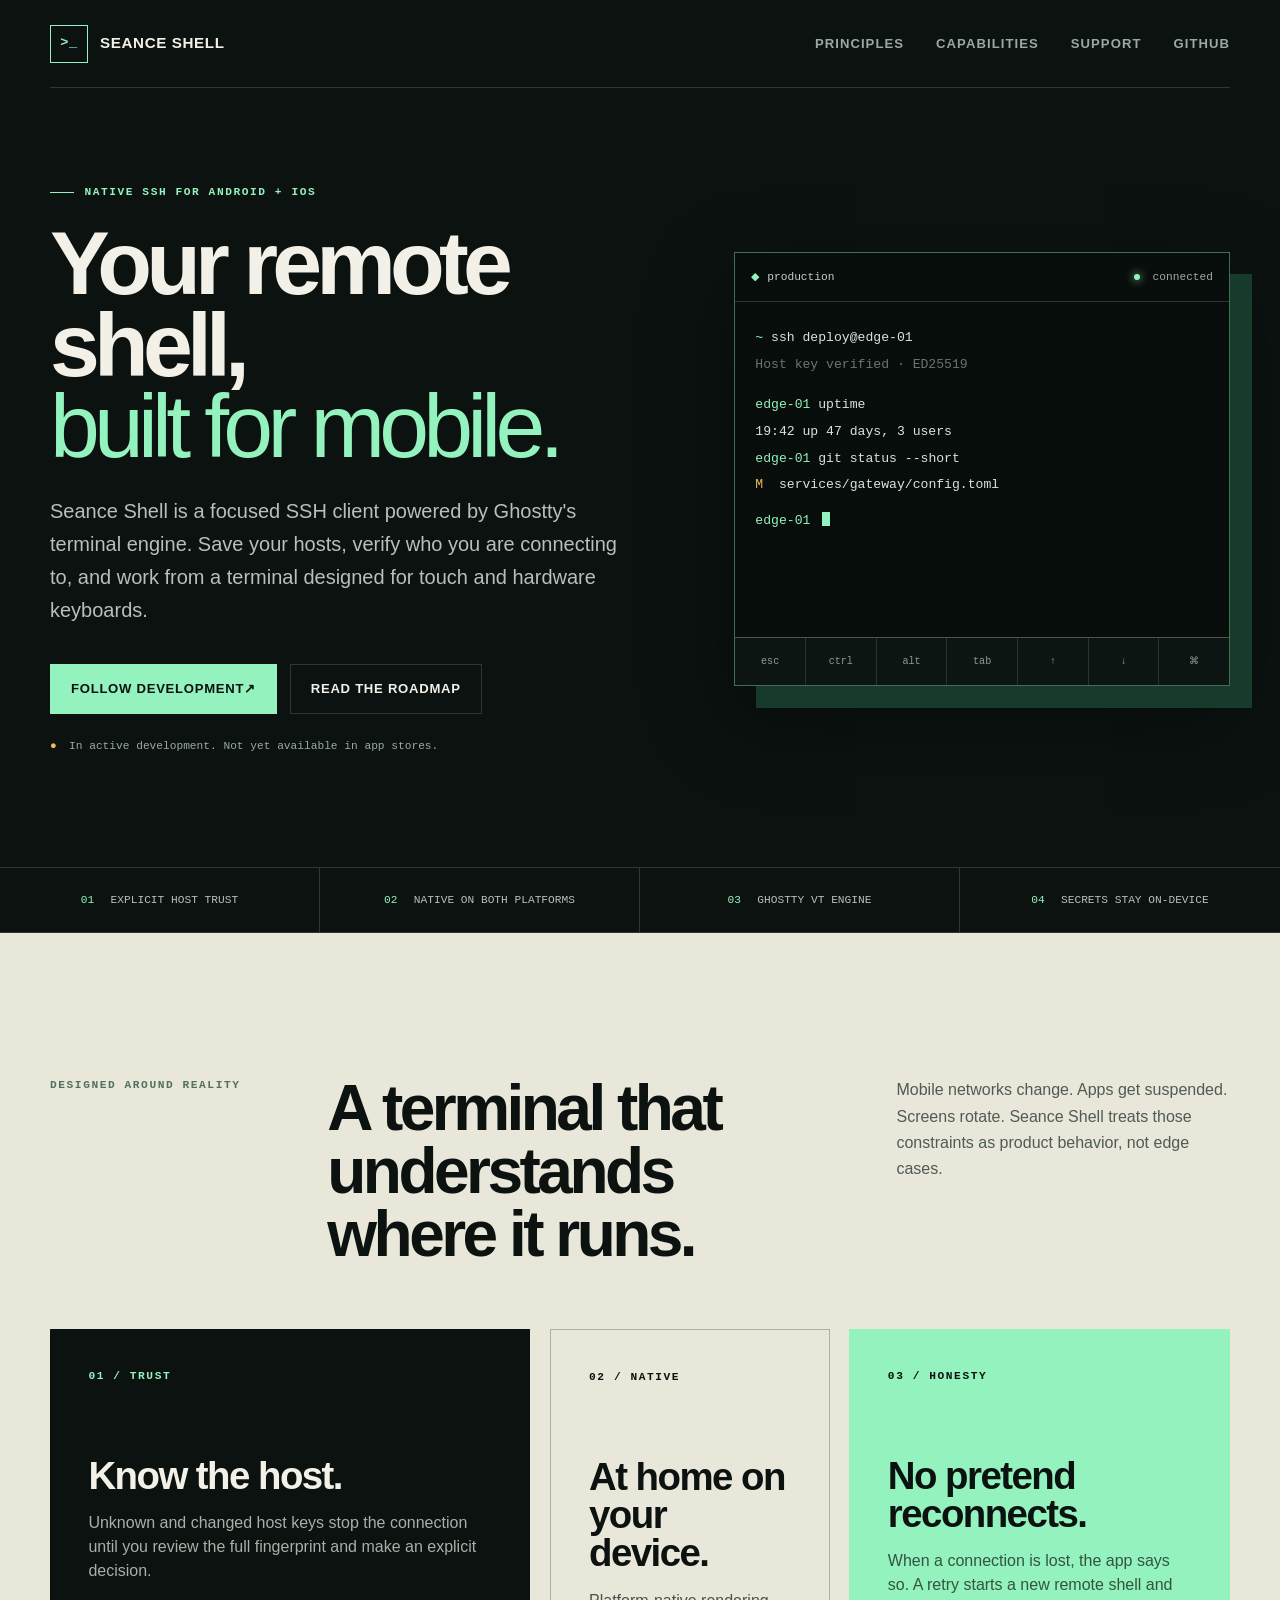
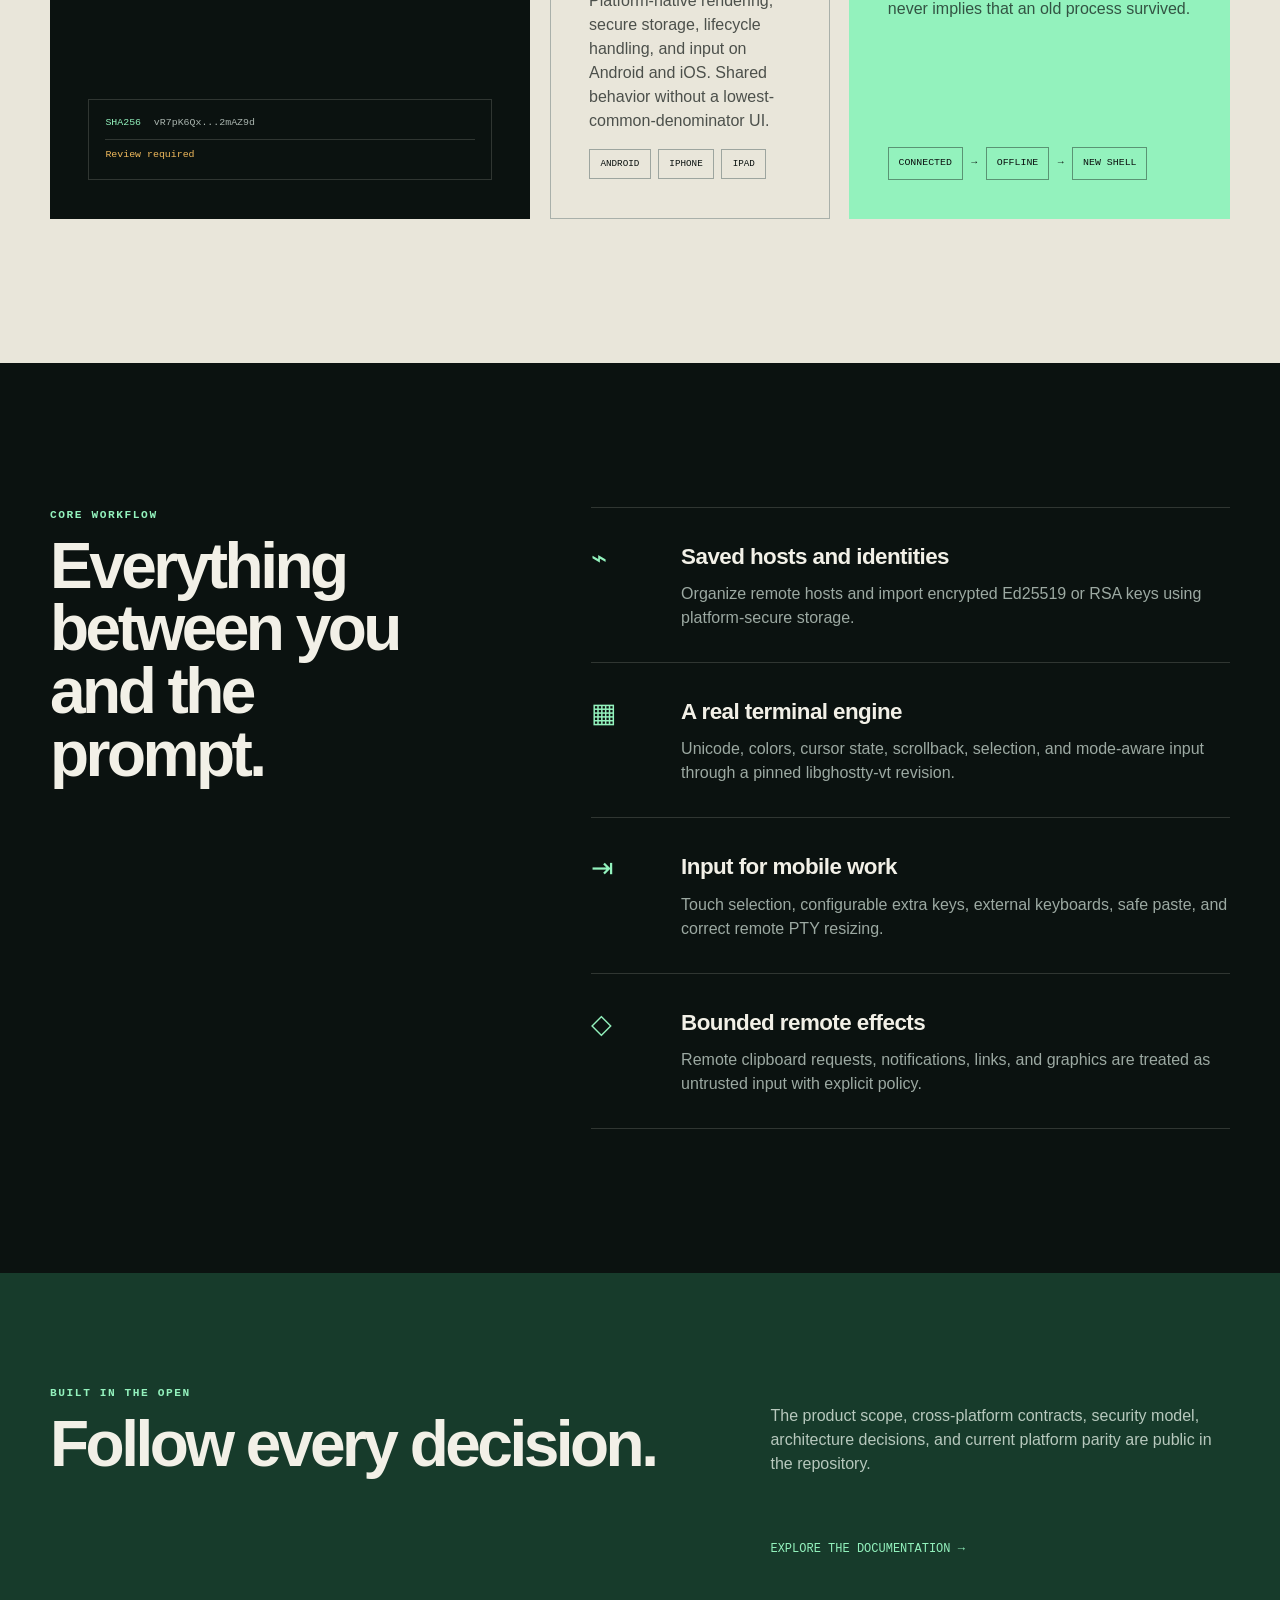
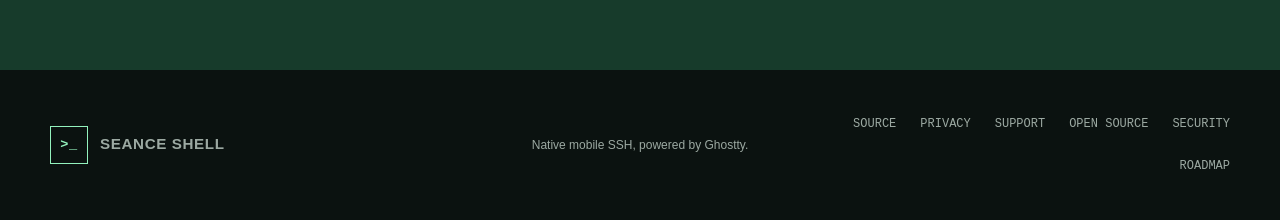
<file: site/index.html>
<!DOCTYPE html>
<html lang="en">
<head>
  <meta charset="utf-8">
  <meta name="viewport" content="width=device-width, initial-scale=1">
  <meta name="theme-color" content="#0b1210">
  <meta name="description" content="Seance Shell is a focused native SSH client for Android and iOS, powered by Ghostty's terminal engine.">
  <meta property="og:title" content="Seance Shell">
  <meta property="og:description" content="Your remote shell, built for the device in your hand.">
  <meta property="og:type" content="website">
  <meta property="og:url" content="https://founder.fail/">
  <link rel="canonical" href="https://founder.fail/">
  <link rel="icon" href="favicon.svg" type="image/svg+xml">
  <link rel="stylesheet" href="styles.css">
  <title>Seance Shell | Native mobile SSH</title>
</head>
<body>
  <a class="skip-link" href="#main">Skip to content</a>

  <header class="site-header">
    <a class="brand" href="/" aria-label="Seance Shell home">
      <span class="brand-mark" aria-hidden="true">&gt;_</span>
      <span>Seance Shell</span>
    </a>
    <nav aria-label="Primary navigation">
      <a href="#principles">Principles</a>
      <a href="#capabilities">Capabilities</a>
      <a href="support.html">Support</a>
      <a href="https://github.com/trevorrjohn/ghostty-mobile">GitHub</a>
    </nav>
  </header>

  <main id="main">
    <section class="hero">
      <div class="hero-copy">
        <div class="eyebrow"><span></span> Native SSH for Android + iOS</div>
        <h1>Your remote shell,<br><em>built for mobile.</em></h1>
        <p class="lede">Seance Shell is a focused SSH client powered by Ghostty's terminal engine. Save your hosts, verify who you are connecting to, and work from a terminal designed for touch and hardware keyboards.</p>
        <div class="hero-actions">
          <a class="button button-primary" href="https://github.com/trevorrjohn/ghostty-mobile">Follow development <span aria-hidden="true">↗</span></a>
          <a class="button button-secondary" href="https://github.com/trevorrjohn/ghostty-mobile/blob/main/docs/ROADMAP.md">Read the roadmap</a>
        </div>
        <p class="availability"><span>●</span> In active development. Not yet available in app stores.</p>
      </div>

      <div class="terminal-frame" role="img" aria-label="Stylized Seance Shell terminal preview">
        <div class="terminal-topbar">
          <span class="terminal-host">production</span>
          <span class="terminal-status"><i></i> connected</span>
        </div>
        <div class="terminal-body" aria-hidden="true">
          <p><span class="prompt">~</span> ssh deploy@edge-01</p>
          <p class="muted">Host key verified · ED25519</p>
          <p class="spacer"></p>
          <p><span class="prompt">edge-01</span> uptime</p>
          <p>19:42 up 47 days, 3 users</p>
          <p><span class="prompt">edge-01</span> git status --short</p>
          <p><span class="changed">M</span>&nbsp; services/gateway/config.toml</p>
          <p class="cursor-line"><span class="prompt">edge-01</span> <span class="cursor"></span></p>
        </div>
        <div class="key-row" aria-hidden="true">
          <span>esc</span><span>ctrl</span><span>alt</span><span>tab</span><span>↑</span><span>↓</span><span>⌘</span>
        </div>
      </div>
    </section>

    <section class="signal-strip" aria-label="Product highlights">
      <p><strong>01</strong> Explicit host trust</p>
      <p><strong>02</strong> Native on both platforms</p>
      <p><strong>03</strong> Ghostty VT engine</p>
      <p><strong>04</strong> Secrets stay on-device</p>
    </section>

    <section class="principles" id="principles">
      <div class="section-heading">
        <p class="kicker">Designed around reality</p>
        <h2>A terminal that understands where it runs.</h2>
        <p>Mobile networks change. Apps get suspended. Screens rotate. Seance Shell treats those constraints as product behavior, not edge cases.</p>
      </div>

      <div class="principle-grid">
        <article class="principle-card card-dark">
          <span class="card-number">01 / TRUST</span>
          <h3>Know the host.</h3>
          <p>Unknown and changed host keys stop the connection until you review the full fingerprint and make an explicit decision.</p>
          <div class="fingerprint" aria-hidden="true">
            <span>SHA256</span>
            <code>vR7pK6Qx...2mAZ9d</code>
            <b>Review required</b>
          </div>
        </article>

        <article class="principle-card card-light">
          <span class="card-number">02 / NATIVE</span>
          <h3>At home on your device.</h3>
          <p>Platform-native rendering, secure storage, lifecycle handling, and input on Android and iOS. Shared behavior without a lowest-common-denominator UI.</p>
          <div class="platform-pills" role="group" aria-label="Supported platforms">
            <span>Android</span>
            <span>iPhone</span>
            <span>iPad</span>
          </div>
        </article>

        <article class="principle-card card-accent">
          <span class="card-number">03 / HONESTY</span>
          <h3>No pretend reconnects.</h3>
          <p>When a connection is lost, the app says so. A retry starts a new remote shell and never implies that an old process survived.</p>
          <div class="state-flow" aria-hidden="true">
            <span>connected</span><i>→</i><span>offline</span><i>→</i><span>new shell</span>
          </div>
        </article>
      </div>
    </section>

    <section class="capabilities" id="capabilities">
      <div class="capabilities-intro">
        <p class="kicker">Core workflow</p>
        <h2>Everything between you and the prompt.</h2>
      </div>
      <div class="capability-list">
        <article>
          <span class="capability-icon" aria-hidden="true">⌁</span>
          <div>
            <h3>Saved hosts and identities</h3>
            <p>Organize remote hosts and import encrypted Ed25519 or RSA keys using platform-secure storage.</p>
          </div>
        </article>
        <article>
          <span class="capability-icon" aria-hidden="true">▦</span>
          <div>
            <h3>A real terminal engine</h3>
            <p>Unicode, colors, cursor state, scrollback, selection, and mode-aware input through a pinned libghostty-vt revision.</p>
          </div>
        </article>
        <article>
          <span class="capability-icon" aria-hidden="true">⇥</span>
          <div>
            <h3>Input for mobile work</h3>
            <p>Touch selection, configurable extra keys, external keyboards, safe paste, and correct remote PTY resizing.</p>
          </div>
        </article>
        <article>
          <span class="capability-icon" aria-hidden="true">◇</span>
          <div>
            <h3>Bounded remote effects</h3>
            <p>Remote clipboard requests, notifications, links, and graphics are treated as untrusted input with explicit policy.</p>
          </div>
        </article>
      </div>
    </section>

    <section class="open-build">
      <div>
        <p class="kicker">Built in the open</p>
        <h2>Follow every decision.</h2>
      </div>
      <p>The product scope, cross-platform contracts, security model, architecture decisions, and current platform parity are public in the repository.</p>
      <a class="text-link" href="https://github.com/trevorrjohn/ghostty-mobile/tree/main/docs">Explore the documentation <span aria-hidden="true">→</span></a>
    </section>
  </main>

  <footer>
    <a class="brand" href="/">
      <span class="brand-mark" aria-hidden="true">&gt;_</span>
      <span>Seance Shell</span>
    </a>
    <p>Native mobile SSH, powered by Ghostty.</p>
    <div class="footer-links">
      <a href="https://github.com/trevorrjohn/ghostty-mobile">Source</a>
      <a href="privacy.html">Privacy</a>
      <a href="support.html">Support</a>
      <a href="https://github.com/trevorrjohn/ghostty-mobile/blob/main/THIRD_PARTY_NOTICES.md">Open source</a>
      <a href="https://github.com/trevorrjohn/ghostty-mobile/blob/main/docs/SECURITY.md">Security</a>
      <a href="https://github.com/trevorrjohn/ghostty-mobile/blob/main/docs/ROADMAP.md">Roadmap</a>
    </div>
  </footer>
</body>
</html>
</file>
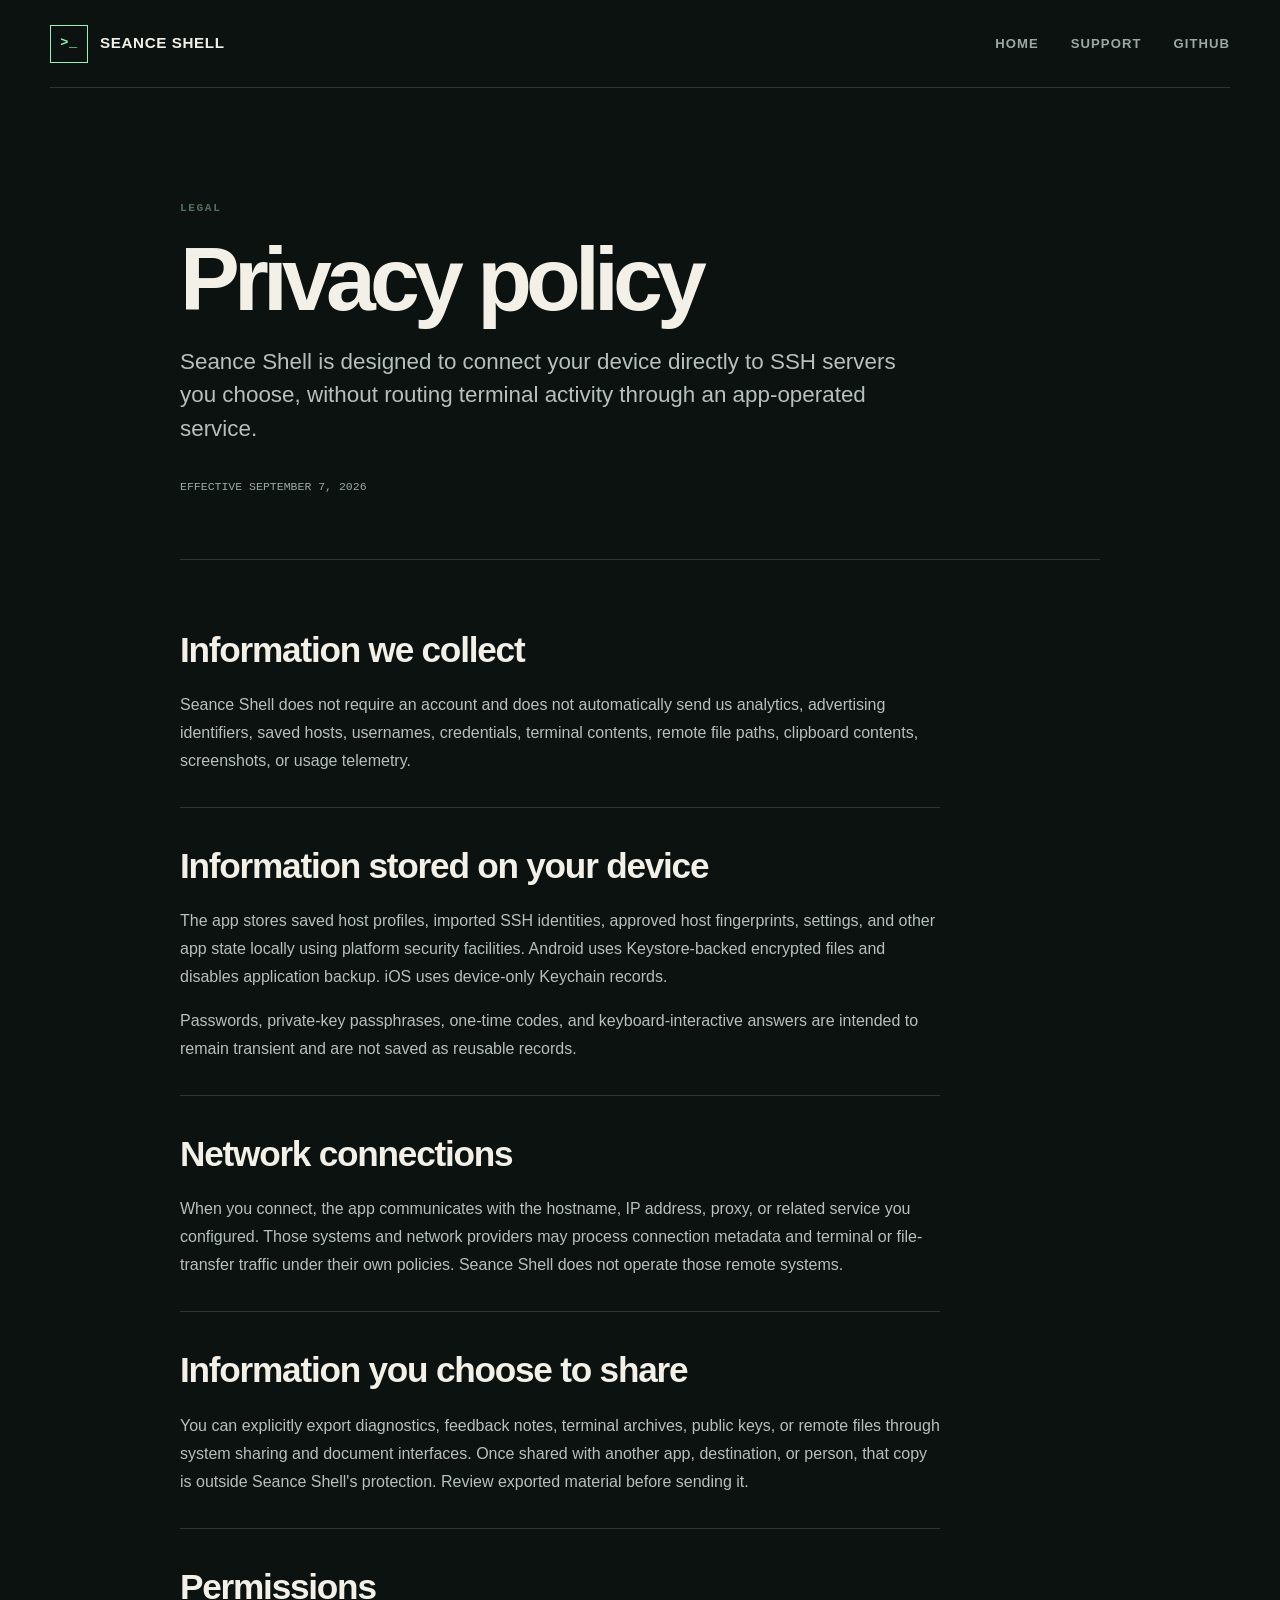
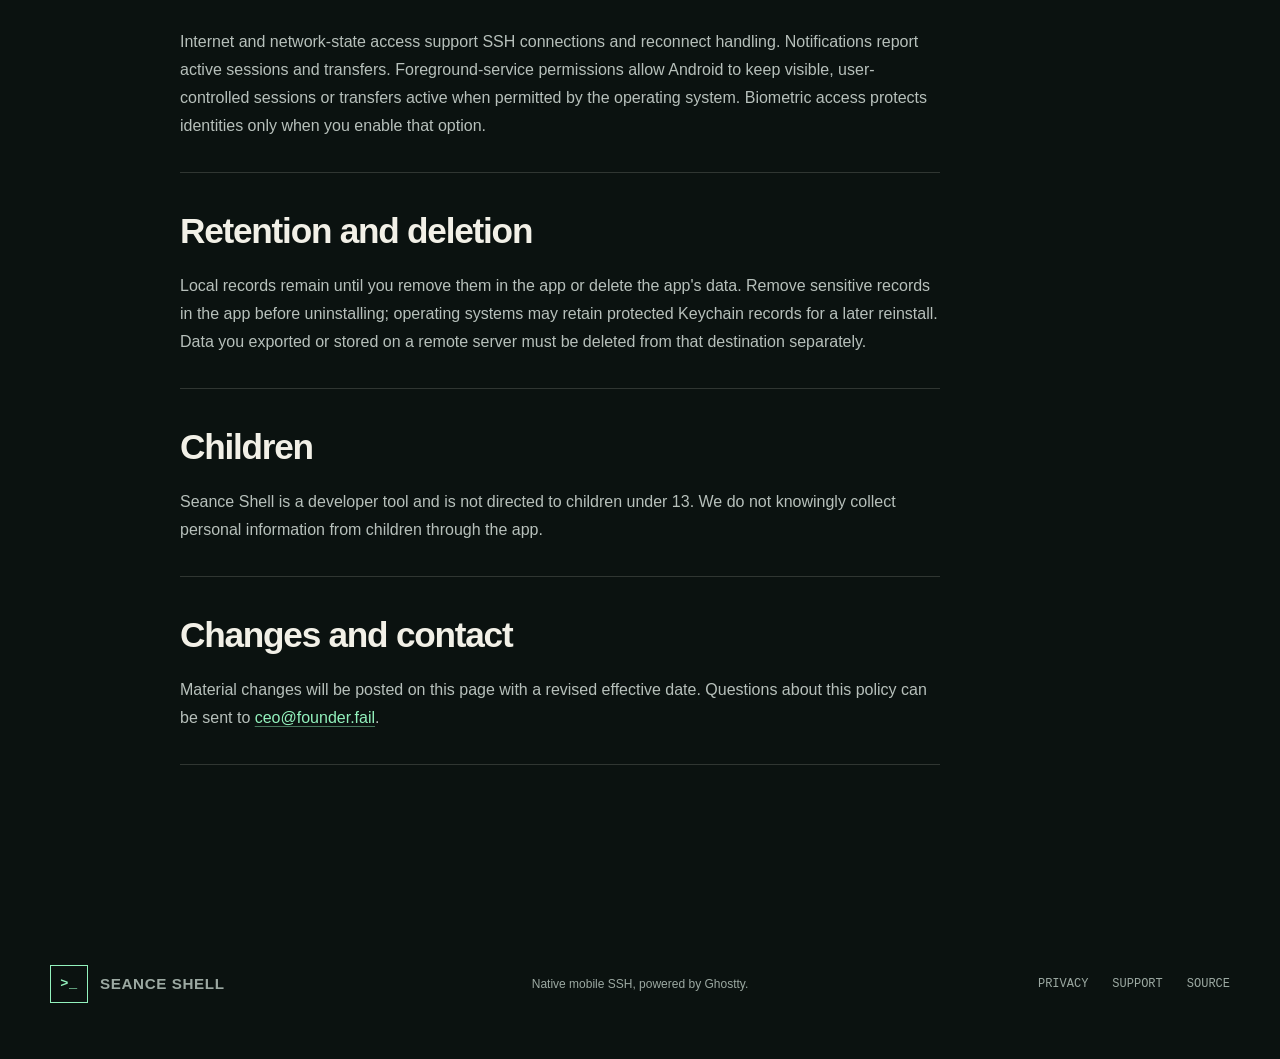
<file: site/privacy.html>
<!DOCTYPE html>
<html lang="en">
<head>
  <meta charset="utf-8">
  <meta name="viewport" content="width=device-width, initial-scale=1">
  <meta name="theme-color" content="#0b1210">
  <meta name="description" content="Privacy policy for the Seance Shell mobile SSH client.">
  <link rel="canonical" href="https://founder.fail/privacy.html">
  <link rel="icon" href="favicon.svg" type="image/svg+xml">
  <link rel="stylesheet" href="styles.css">
  <title>Privacy | Seance Shell</title>
</head>
<body>
  <a class="skip-link" href="#main">Skip to content</a>

  <header class="site-header">
    <a class="brand" href="/" aria-label="Seance Shell home">
      <span class="brand-mark" aria-hidden="true">&gt;_</span>
      <span>Seance Shell</span>
    </a>
    <nav aria-label="Primary navigation">
      <a href="/">Home</a>
      <a href="support.html">Support</a>
      <a href="https://github.com/trevorrjohn/ghostty-mobile">GitHub</a>
    </nav>
  </header>

  <main id="main" class="document-page">
    <header class="document-hero">
      <p class="kicker">Legal</p>
      <h1>Privacy policy</h1>
      <p class="document-summary">Seance Shell is designed to connect your device directly to SSH servers you choose, without routing terminal activity through an app-operated service.</p>
      <p class="document-date">Effective September 7, 2026</p>
    </header>

    <article class="document-content">
      <section>
        <h2>Information we collect</h2>
        <p>Seance Shell does not require an account and does not automatically send us analytics, advertising identifiers, saved hosts, usernames, credentials, terminal contents, remote file paths, clipboard contents, screenshots, or usage telemetry.</p>
      </section>

      <section>
        <h2>Information stored on your device</h2>
        <p>The app stores saved host profiles, imported SSH identities, approved host fingerprints, settings, and other app state locally using platform security facilities. Android uses Keystore-backed encrypted files and disables application backup. iOS uses device-only Keychain records.</p>
        <p>Passwords, private-key passphrases, one-time codes, and keyboard-interactive answers are intended to remain transient and are not saved as reusable records.</p>
      </section>

      <section>
        <h2>Network connections</h2>
        <p>When you connect, the app communicates with the hostname, IP address, proxy, or related service you configured. Those systems and network providers may process connection metadata and terminal or file-transfer traffic under their own policies. Seance Shell does not operate those remote systems.</p>
      </section>

      <section>
        <h2>Information you choose to share</h2>
        <p>You can explicitly export diagnostics, feedback notes, terminal archives, public keys, or remote files through system sharing and document interfaces. Once shared with another app, destination, or person, that copy is outside Seance Shell's protection. Review exported material before sending it.</p>
      </section>

      <section>
        <h2>Permissions</h2>
        <p>Internet and network-state access support SSH connections and reconnect handling. Notifications report active sessions and transfers. Foreground-service permissions allow Android to keep visible, user-controlled sessions or transfers active when permitted by the operating system. Biometric access protects identities only when you enable that option.</p>
      </section>

      <section>
        <h2>Retention and deletion</h2>
        <p>Local records remain until you remove them in the app or delete the app's data. Remove sensitive records in the app before uninstalling; operating systems may retain protected Keychain records for a later reinstall. Data you exported or stored on a remote server must be deleted from that destination separately.</p>
      </section>

      <section>
        <h2>Children</h2>
        <p>Seance Shell is a developer tool and is not directed to children under 13. We do not knowingly collect personal information from children through the app.</p>
      </section>

      <section>
        <h2>Changes and contact</h2>
        <p>Material changes will be posted on this page with a revised effective date. Questions about this policy can be sent to <a href="mailto:ceo@founder.fail">ceo@founder.fail</a>.</p>
      </section>
    </article>
  </main>

  <footer>
    <a class="brand" href="/">
      <span class="brand-mark" aria-hidden="true">&gt;_</span>
      <span>Seance Shell</span>
    </a>
    <p>Native mobile SSH, powered by Ghostty.</p>
    <div class="footer-links">
      <a href="privacy.html" aria-current="page">Privacy</a>
      <a href="support.html">Support</a>
      <a href="https://github.com/trevorrjohn/ghostty-mobile">Source</a>
    </div>
  </footer>
</body>
</html>
</file>
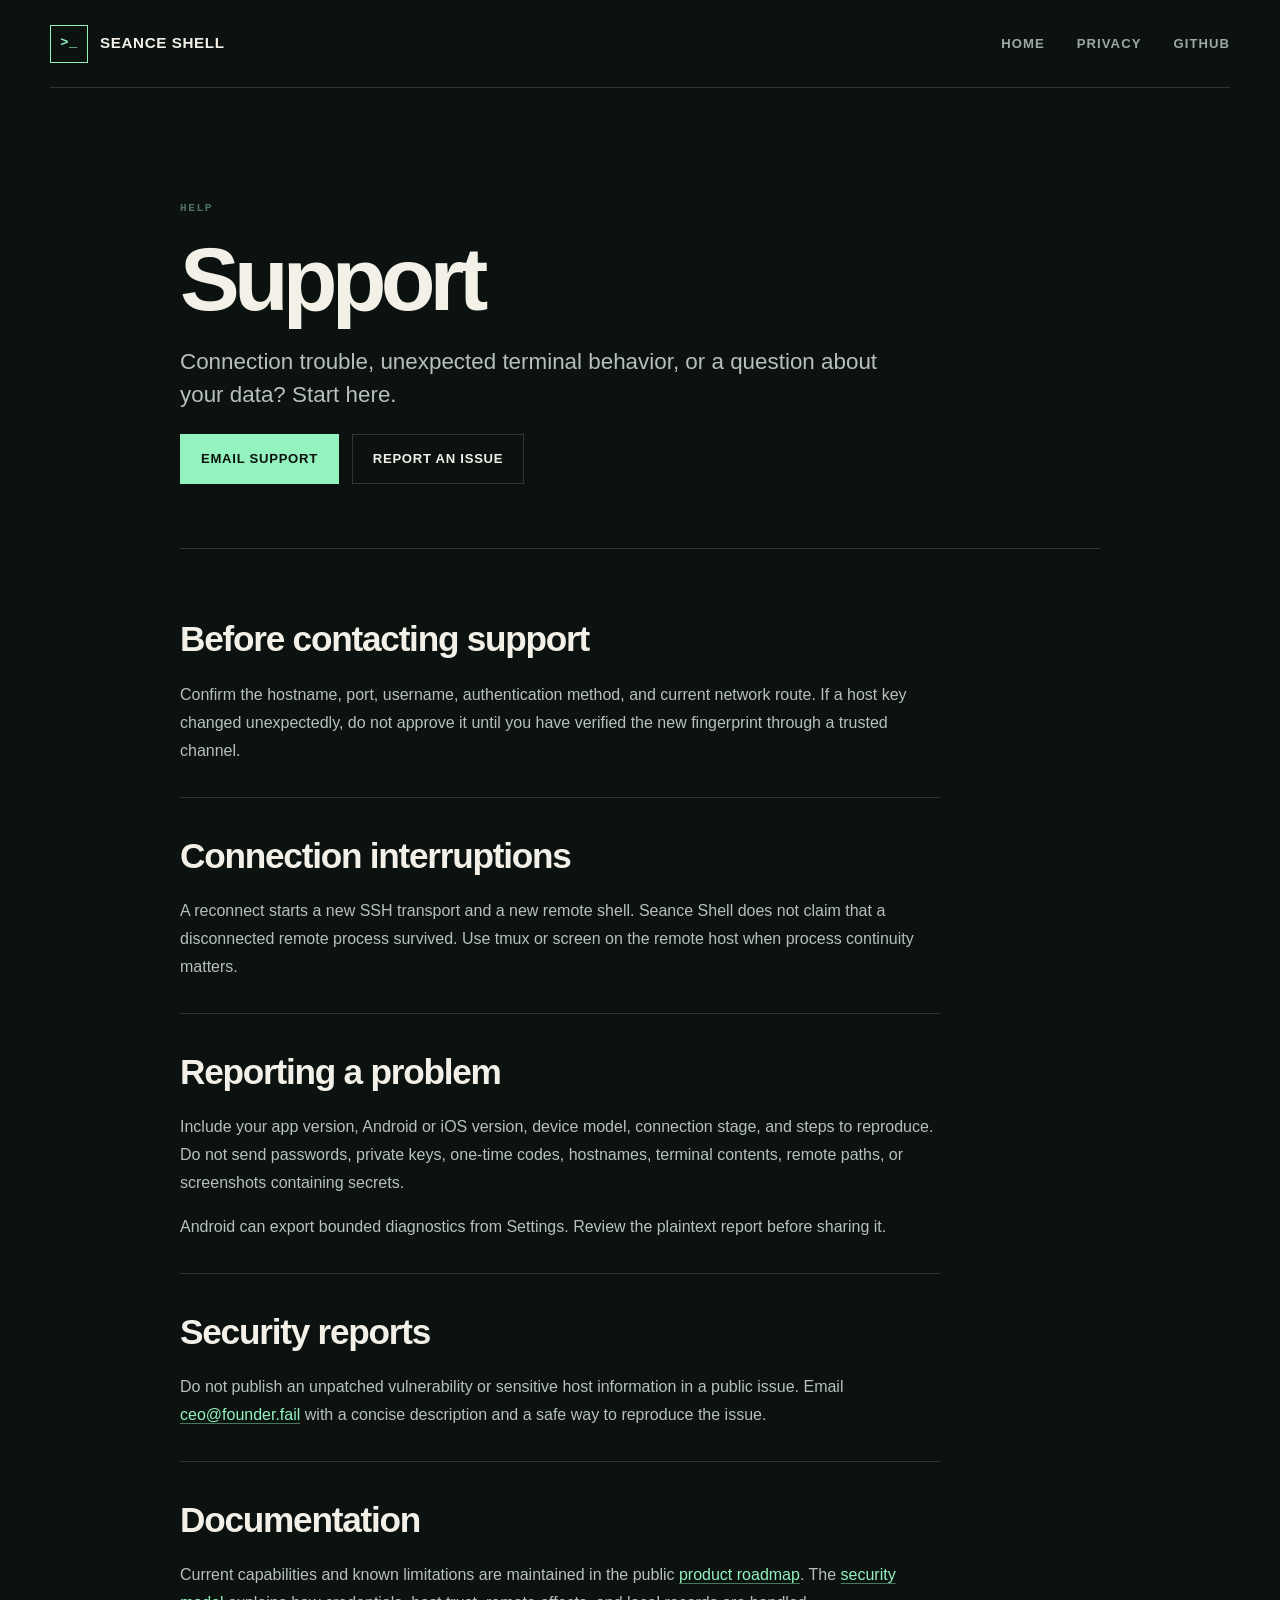
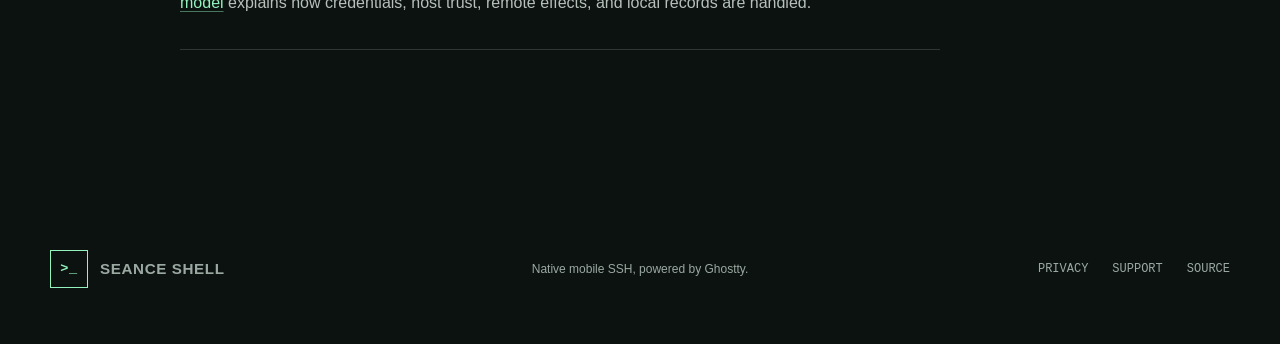
<file: site/support.html>
<!DOCTYPE html>
<html lang="en">
<head>
  <meta charset="utf-8">
  <meta name="viewport" content="width=device-width, initial-scale=1">
  <meta name="theme-color" content="#0b1210">
  <meta name="description" content="Support and troubleshooting for the Seance Shell mobile SSH client.">
  <link rel="canonical" href="https://founder.fail/support.html">
  <link rel="icon" href="favicon.svg" type="image/svg+xml">
  <link rel="stylesheet" href="styles.css">
  <title>Support | Seance Shell</title>
</head>
<body>
  <a class="skip-link" href="#main">Skip to content</a>

  <header class="site-header">
    <a class="brand" href="/" aria-label="Seance Shell home">
      <span class="brand-mark" aria-hidden="true">&gt;_</span>
      <span>Seance Shell</span>
    </a>
    <nav aria-label="Primary navigation">
      <a href="/">Home</a>
      <a href="privacy.html">Privacy</a>
      <a href="https://github.com/trevorrjohn/ghostty-mobile">GitHub</a>
    </nav>
  </header>

  <main id="main" class="document-page">
    <header class="document-hero">
      <p class="kicker">Help</p>
      <h1>Support</h1>
      <p class="document-summary">Connection trouble, unexpected terminal behavior, or a question about your data? Start here.</p>
      <div class="hero-actions">
        <a class="button button-primary" href="mailto:ceo@founder.fail?subject=Seance%20Shell%20support">Email support</a>
        <a class="button button-secondary" href="https://github.com/trevorrjohn/ghostty-mobile/issues">Report an issue</a>
      </div>
    </header>

    <article class="document-content">
      <section>
        <h2>Before contacting support</h2>
        <p>Confirm the hostname, port, username, authentication method, and current network route. If a host key changed unexpectedly, do not approve it until you have verified the new fingerprint through a trusted channel.</p>
      </section>

      <section>
        <h2>Connection interruptions</h2>
        <p>A reconnect starts a new SSH transport and a new remote shell. Seance Shell does not claim that a disconnected remote process survived. Use tmux or screen on the remote host when process continuity matters.</p>
      </section>

      <section>
        <h2>Reporting a problem</h2>
        <p>Include your app version, Android or iOS version, device model, connection stage, and steps to reproduce. Do not send passwords, private keys, one-time codes, hostnames, terminal contents, remote paths, or screenshots containing secrets.</p>
        <p>Android can export bounded diagnostics from Settings. Review the plaintext report before sharing it.</p>
      </section>

      <section>
        <h2>Security reports</h2>
        <p>Do not publish an unpatched vulnerability or sensitive host information in a public issue. Email <a href="mailto:ceo@founder.fail?subject=Seance%20Shell%20security">ceo@founder.fail</a> with a concise description and a safe way to reproduce the issue.</p>
      </section>

      <section>
        <h2>Documentation</h2>
        <p>Current capabilities and known limitations are maintained in the public <a href="https://github.com/trevorrjohn/ghostty-mobile/blob/main/docs/ROADMAP.md">product roadmap</a>. The <a href="https://github.com/trevorrjohn/ghostty-mobile/blob/main/docs/SECURITY.md">security model</a> explains how credentials, host trust, remote effects, and local records are handled.</p>
      </section>
    </article>
  </main>

  <footer>
    <a class="brand" href="/">
      <span class="brand-mark" aria-hidden="true">&gt;_</span>
      <span>Seance Shell</span>
    </a>
    <p>Native mobile SSH, powered by Ghostty.</p>
    <div class="footer-links">
      <a href="privacy.html">Privacy</a>
      <a href="support.html" aria-current="page">Support</a>
      <a href="https://github.com/trevorrjohn/ghostty-mobile">Source</a>
    </div>
  </footer>
</body>
</html>
</file>
<file: site/styles.css>
:root {
  color-scheme: dark;
  --ink: #f2f0e7;
  --paper: #e9e6da;
  --night: #0b1210;
  --night-soft: #111b18;
  --green: #93f2bd;
  --green-deep: #173b2b;
  --amber: #f0b95c;
  --line: rgba(242, 240, 231, 0.16);
  --muted: #9ca9a2;
  --display: "Arial Narrow", "Avenir Next Condensed", "Helvetica Neue", sans-serif;
  --mono: "SFMono-Regular", "Cascadia Code", "Roboto Mono", monospace;
}

* {
  box-sizing: border-box;
}

html {
  scroll-behavior: smooth;
}

body {
  margin: 0;
  background: var(--night);
  color: var(--ink);
  font-family: var(--display);
  line-height: 1.5;
}

a {
  color: inherit;
  text-decoration: none;
}

.skip-link {
  position: fixed;
  top: 0;
  left: 1rem;
  z-index: 100;
  padding: 0.75rem 1rem;
  background: var(--green);
  color: var(--night);
  transform: translateY(-110%);
}

.skip-link:focus {
  transform: translateY(0);
}

.site-header,
footer {
  width: min(1180px, calc(100% - 48px));
  margin: 0 auto;
}

.site-header {
  display: flex;
  align-items: center;
  justify-content: space-between;
  min-height: 88px;
  border-bottom: 1px solid var(--line);
}

.brand {
  display: inline-flex;
  align-items: center;
  gap: 0.75rem;
  font-size: 0.95rem;
  font-weight: 700;
  letter-spacing: 0.04em;
  text-transform: uppercase;
}

.brand-mark {
  display: grid;
  width: 38px;
  height: 38px;
  place-items: center;
  border: 1px solid var(--green);
  color: var(--green);
  font-family: var(--mono);
  font-size: 0.85rem;
}

nav {
  display: flex;
  gap: 2rem;
  color: var(--muted);
  font-size: 0.82rem;
  font-weight: 650;
  letter-spacing: 0.08em;
  text-transform: uppercase;
}

nav a,
.footer-links a,
.text-link {
  transition: color 160ms ease;
}

nav a:hover,
nav a:focus-visible,
.footer-links a:hover,
.footer-links a:focus-visible,
.text-link:hover,
.text-link:focus-visible {
  color: var(--green);
}

.hero {
  display: grid;
  grid-template-columns: minmax(0, 1.08fr) minmax(370px, 0.92fr);
  gap: clamp(3rem, 8vw, 8rem);
  align-items: center;
  width: min(1180px, calc(100% - 48px));
  min-height: 690px;
  margin: 0 auto;
  padding: 6rem 0 7rem;
}

.eyebrow,
.kicker,
.card-number {
  font-family: var(--mono);
  font-size: 0.7rem;
  font-weight: 650;
  letter-spacing: 0.14em;
  text-transform: uppercase;
}

.eyebrow {
  display: flex;
  align-items: center;
  gap: 0.65rem;
  color: var(--green);
}

.eyebrow span {
  width: 24px;
  height: 1px;
  background: currentColor;
}

h1,
h2,
h3,
p {
  margin-top: 0;
}

h1 {
  max-width: 780px;
  margin: 1.4rem 0 1.7rem;
  font-size: clamp(3.7rem, 7vw, 6.6rem);
  font-weight: 750;
  letter-spacing: -0.065em;
  line-height: 0.91;
}

h1 em {
  color: var(--green);
  font-style: normal;
  font-weight: 400;
}

.lede {
  max-width: 650px;
  margin-bottom: 2.3rem;
  color: #b7c0bb;
  font-size: clamp(1.05rem, 2vw, 1.25rem);
  line-height: 1.65;
}

.hero-actions {
  display: flex;
  flex-wrap: wrap;
  gap: 0.8rem;
}

.button {
  display: inline-flex;
  align-items: center;
  justify-content: center;
  min-height: 50px;
  padding: 0 1.25rem;
  border: 1px solid var(--line);
  font-size: 0.82rem;
  font-weight: 750;
  letter-spacing: 0.055em;
  text-transform: uppercase;
  transition: background 160ms ease, border-color 160ms ease, color 160ms ease, transform 160ms ease;
}

.button:hover,
.button:focus-visible {
  transform: translateY(-2px);
}

.button-primary {
  border-color: var(--green);
  background: var(--green);
  color: var(--night);
}

.button-primary:hover,
.button-primary:focus-visible {
  background: #b0f8cd;
}

.button-secondary:hover,
.button-secondary:focus-visible {
  border-color: var(--ink);
}

.availability {
  margin: 1.5rem 0 0;
  color: var(--muted);
  font-family: var(--mono);
  font-size: 0.7rem;
}

.availability span {
  margin-right: 0.35rem;
  color: var(--amber);
}

.terminal-frame {
  position: relative;
  overflow: hidden;
  border: 1px solid rgba(147, 242, 189, 0.42);
  background: #080d0b;
  box-shadow: 22px 22px 0 var(--green-deep), 0 30px 80px rgba(0, 0, 0, 0.35);
  font-family: var(--mono);
}

.terminal-frame::before {
  position: absolute;
  z-index: 2;
  inset: 0;
  background: repeating-linear-gradient(0deg, transparent 0, transparent 3px, rgba(147, 242, 189, 0.025) 4px);
  content: "";
  pointer-events: none;
}

.terminal-topbar {
  display: flex;
  align-items: center;
  justify-content: space-between;
  height: 49px;
  padding: 0 1rem;
  border-bottom: 1px solid var(--line);
  color: #c7cec9;
  font-size: 0.7rem;
}

.terminal-host::before {
  margin-right: 0.5rem;
  color: var(--green);
  content: "◆";
}

.terminal-status {
  color: var(--muted);
}

.terminal-status i {
  display: inline-block;
  width: 6px;
  height: 6px;
  margin-right: 0.35rem;
  border-radius: 50%;
  background: var(--green);
  box-shadow: 0 0 9px var(--green);
}

.terminal-body {
  min-height: 335px;
  padding: 1.5rem 1.25rem;
  color: #dce2de;
  font-size: clamp(0.68rem, 1.2vw, 0.82rem);
  line-height: 1.85;
}

.terminal-body p {
  margin-bottom: 0.15rem;
}

.terminal-body .spacer {
  height: 0.7rem;
}

.prompt {
  color: var(--green);
}

.muted {
  color: #68756f;
}

.changed {
  color: var(--amber);
}

.cursor-line {
  margin-top: 0.7rem;
}

.cursor {
  display: inline-block;
  width: 8px;
  height: 1.05em;
  margin-left: 0.25rem;
  background: var(--green);
  vertical-align: -0.15em;
  animation: blink 1.1s steps(1) infinite;
}

@keyframes blink {
  50% { opacity: 0; }
}

.key-row {
  display: grid;
  grid-template-columns: repeat(7, 1fr);
  gap: 1px;
  border-top: 1px solid var(--line);
  background: var(--line);
}

.key-row span {
  display: grid;
  min-height: 47px;
  place-items: center;
  background: #0d1512;
  color: #8e9a94;
  font-size: 0.63rem;
}

.signal-strip {
  display: grid;
  grid-template-columns: repeat(4, 1fr);
  border-top: 1px solid var(--line);
  border-bottom: 1px solid var(--line);
}

.signal-strip p {
  margin: 0;
  padding: 1.5rem clamp(1rem, 3vw, 3rem);
  border-right: 1px solid var(--line);
  color: #b8c0bc;
  font-family: var(--mono);
  font-size: 0.7rem;
  text-align: center;
  text-transform: uppercase;
}

.signal-strip p:last-child {
  border-right: 0;
}

.signal-strip strong {
  margin-right: 0.6rem;
  color: var(--green);
  font-weight: 500;
}

.principles {
  padding: 9rem max(24px, calc((100vw - 1180px) / 2));
  background: var(--paper);
  color: var(--night);
}

.section-heading {
  display: grid;
  grid-template-columns: 0.55fr 1.25fr 0.8fr;
  gap: 3rem;
  align-items: start;
  margin-bottom: 4rem;
}

.kicker {
  color: #52705f;
}

.section-heading h2,
.capabilities-intro h2,
.open-build h2 {
  margin-bottom: 0;
  font-size: clamp(2.8rem, 5vw, 5rem);
  letter-spacing: -0.055em;
  line-height: 0.98;
}

.section-heading > p:last-child {
  color: #4f5b54;
  font-size: 1rem;
  line-height: 1.65;
}

.principle-grid {
  display: grid;
  grid-template-columns: repeat(12, 1fr);
  gap: 1.2rem;
}

.principle-card {
  display: flex;
  min-height: 390px;
  flex-direction: column;
  padding: clamp(1.5rem, 3vw, 2.4rem);
}

.principle-card:nth-child(1) {
  grid-column: span 5;
}

.principle-card:nth-child(2) {
  grid-column: span 3;
}

.principle-card:nth-child(3) {
  grid-column: span 4;
}

.principle-card h3 {
  margin: 4.5rem 0 1rem;
  font-size: clamp(1.8rem, 3vw, 2.7rem);
  letter-spacing: -0.04em;
  line-height: 1;
}

.principle-card > p {
  max-width: 36rem;
  color: inherit;
  opacity: 0.7;
}

.card-dark {
  background: var(--night);
  color: var(--ink);
}

.card-dark .card-number {
  color: var(--green);
}

.card-light {
  border: 1px solid #a9b0aa;
  background: transparent;
}

.card-accent {
  background: var(--green);
}

.fingerprint,
.platform-pills,
.state-flow {
  margin-top: auto;
}

.fingerprint {
  display: grid;
  grid-template-columns: auto 1fr;
  gap: 0.5rem 0.8rem;
  padding: 1rem;
  border: 1px solid var(--line);
  font-family: var(--mono);
  font-size: 0.62rem;
}

.fingerprint span {
  color: var(--green);
}

.fingerprint code {
  overflow: hidden;
  color: #aab5af;
  text-overflow: ellipsis;
}

.fingerprint b {
  grid-column: 1 / -1;
  padding-top: 0.5rem;
  border-top: 1px solid var(--line);
  color: var(--amber);
  font-weight: 500;
}

.platform-pills {
  display: flex;
  flex-wrap: wrap;
  gap: 0.45rem;
}

.platform-pills span {
  padding: 0.45rem 0.65rem;
  border: 1px solid #9da59f;
  font-family: var(--mono);
  font-size: 0.58rem;
  text-transform: uppercase;
}

.state-flow {
  display: flex;
  flex-wrap: wrap;
  gap: 0.55rem;
  align-items: center;
  font-family: var(--mono);
  font-size: 0.62rem;
  text-transform: uppercase;
}

.state-flow span {
  padding: 0.5rem 0.6rem;
  border: 1px solid rgba(11, 18, 16, 0.42);
}

.capabilities {
  display: grid;
  grid-template-columns: 0.8fr 1.2fr;
  gap: clamp(4rem, 9vw, 9rem);
  width: min(1180px, calc(100% - 48px));
  margin: 0 auto;
  padding: 9rem 0;
}

.capabilities-intro {
  position: sticky;
  top: 3rem;
  align-self: start;
}

.capabilities-intro .kicker,
.open-build .kicker {
  color: var(--green);
}

.capability-list article {
  display: grid;
  grid-template-columns: 66px 1fr;
  gap: 1.5rem;
  padding: 2rem 0;
  border-top: 1px solid var(--line);
}

.capability-list article:last-child {
  border-bottom: 1px solid var(--line);
}

.capability-icon {
  color: var(--green);
  font-family: var(--mono);
  font-size: 1.7rem;
}

.capability-list h3 {
  margin-bottom: 0.55rem;
  font-size: 1.4rem;
  letter-spacing: -0.025em;
}

.capability-list p {
  max-width: 560px;
  margin: 0;
  color: var(--muted);
}

.open-build {
  display: grid;
  grid-template-columns: 1fr 0.7fr;
  gap: 4rem;
  align-items: end;
  padding: 7rem max(24px, calc((100vw - 1180px) / 2));
  background: var(--green-deep);
}

.open-build > p {
  max-width: 540px;
  margin-bottom: 0;
  color: #b7c8bd;
}

.text-link {
  grid-column: 2;
  color: var(--green);
  font-family: var(--mono);
  font-size: 0.75rem;
  text-transform: uppercase;
}

footer {
  display: grid;
  grid-template-columns: 1fr auto 1fr;
  gap: 2rem;
  align-items: center;
  min-height: 150px;
  color: var(--muted);
  font-size: 0.75rem;
}

footer p {
  margin: 0;
  text-align: center;
}

.footer-links {
  display: flex;
  flex-wrap: wrap;
  justify-content: flex-end;
  gap: 1.5rem;
  font-family: var(--mono);
  text-transform: uppercase;
}

.document-page {
  width: min(920px, calc(100% - 48px));
  margin: 0 auto;
  padding: 7rem 0 9rem;
}

.document-hero {
  padding-bottom: 4rem;
  border-bottom: 1px solid var(--line);
}

.document-hero h1 {
  margin-bottom: 1.5rem;
}

.document-summary {
  max-width: 720px;
  color: #b7c0bb;
  font-size: clamp(1.1rem, 2.4vw, 1.4rem);
}

.document-date {
  margin: 2rem 0 0;
  color: var(--muted);
  font-family: var(--mono);
  font-size: 0.72rem;
  text-transform: uppercase;
}

.document-content {
  max-width: 760px;
  padding-top: 2rem;
}

.document-content section {
  padding: 2rem 0;
  border-bottom: 1px solid var(--line);
}

.document-content h2 {
  margin-bottom: 0.9rem;
  font-size: clamp(1.6rem, 3vw, 2.2rem);
  letter-spacing: -0.035em;
}

.document-content p {
  color: #b7c0bb;
  line-height: 1.75;
}

.document-content p:last-child {
  margin-bottom: 0;
}

.document-content a {
  color: var(--green);
  text-decoration: underline;
  text-decoration-color: rgba(147, 242, 189, 0.45);
  text-underline-offset: 0.2em;
}

@media (max-width: 900px) {
  .hero {
    grid-template-columns: 1fr;
    padding-top: 4.5rem;
  }

  .terminal-frame {
    width: min(100%, 620px);
  }

  .signal-strip {
    grid-template-columns: repeat(2, 1fr);
  }

  .signal-strip p:nth-child(2) {
    border-right: 0;
  }

  .signal-strip p:nth-child(-n + 2) {
    border-bottom: 1px solid var(--line);
  }

  .section-heading,
  .capabilities,
  .open-build {
    grid-template-columns: 1fr;
  }

  .section-heading {
    gap: 1.5rem;
  }

  .principle-card:nth-child(1),
  .principle-card:nth-child(2) {
    grid-column: span 6;
  }

  .principle-card:nth-child(3) {
    grid-column: span 12;
  }

  .capabilities-intro {
    position: static;
  }

  .open-build {
    gap: 2rem;
  }

  .text-link {
    grid-column: 1;
  }

  footer {
    grid-template-columns: 1fr 1fr;
  }

  footer p {
    display: none;
  }
}

@media (max-width: 620px) {
  .site-header,
  .hero,
  .capabilities,
  .document-page,
  footer {
    width: min(100% - 32px, 1180px);
  }

  .site-header {
    min-height: 72px;
  }

  .brand {
    font-size: 0.78rem;
  }

  .brand-mark {
    width: 32px;
    height: 32px;
  }

  nav a:not(:last-child) {
    display: none;
  }

  .hero {
    min-height: auto;
    gap: 3.5rem;
    padding: 4rem 0 5rem;
  }

  h1 {
    font-size: clamp(3.25rem, 16vw, 4.4rem);
  }

  .button {
    width: 100%;
  }

  .terminal-frame {
    box-shadow: 10px 10px 0 var(--green-deep);
  }

  .terminal-body {
    min-height: 290px;
    padding: 1rem;
  }

  .key-row span {
    min-height: 42px;
  }

  .signal-strip {
    grid-template-columns: 1fr;
  }

  .signal-strip p,
  .signal-strip p:nth-child(2) {
    border-right: 0;
    border-bottom: 1px solid var(--line);
  }

  .signal-strip p:last-child {
    border-bottom: 0;
  }

  .principles,
  .capabilities {
    padding-top: 6rem;
    padding-bottom: 6rem;
  }

  .principle-card:nth-child(1),
  .principle-card:nth-child(2),
  .principle-card:nth-child(3) {
    grid-column: span 12;
  }

  .principle-card {
    min-height: 360px;
  }

  .capability-list article {
    grid-template-columns: 42px 1fr;
    gap: 0.8rem;
  }

  .open-build {
    padding-top: 5rem;
    padding-bottom: 5rem;
  }

  footer {
    grid-template-columns: 1fr;
    padding: 2.5rem 0;
  }

  .footer-links {
    justify-content: flex-start;
  }
}

@media (prefers-reduced-motion: reduce) {
  html {
    scroll-behavior: auto;
  }

  *,
  *::before,
  *::after {
    animation-duration: 0.01ms !important;
    animation-iteration-count: 1 !important;
    transition-duration: 0.01ms !important;
  }
}
</file>
